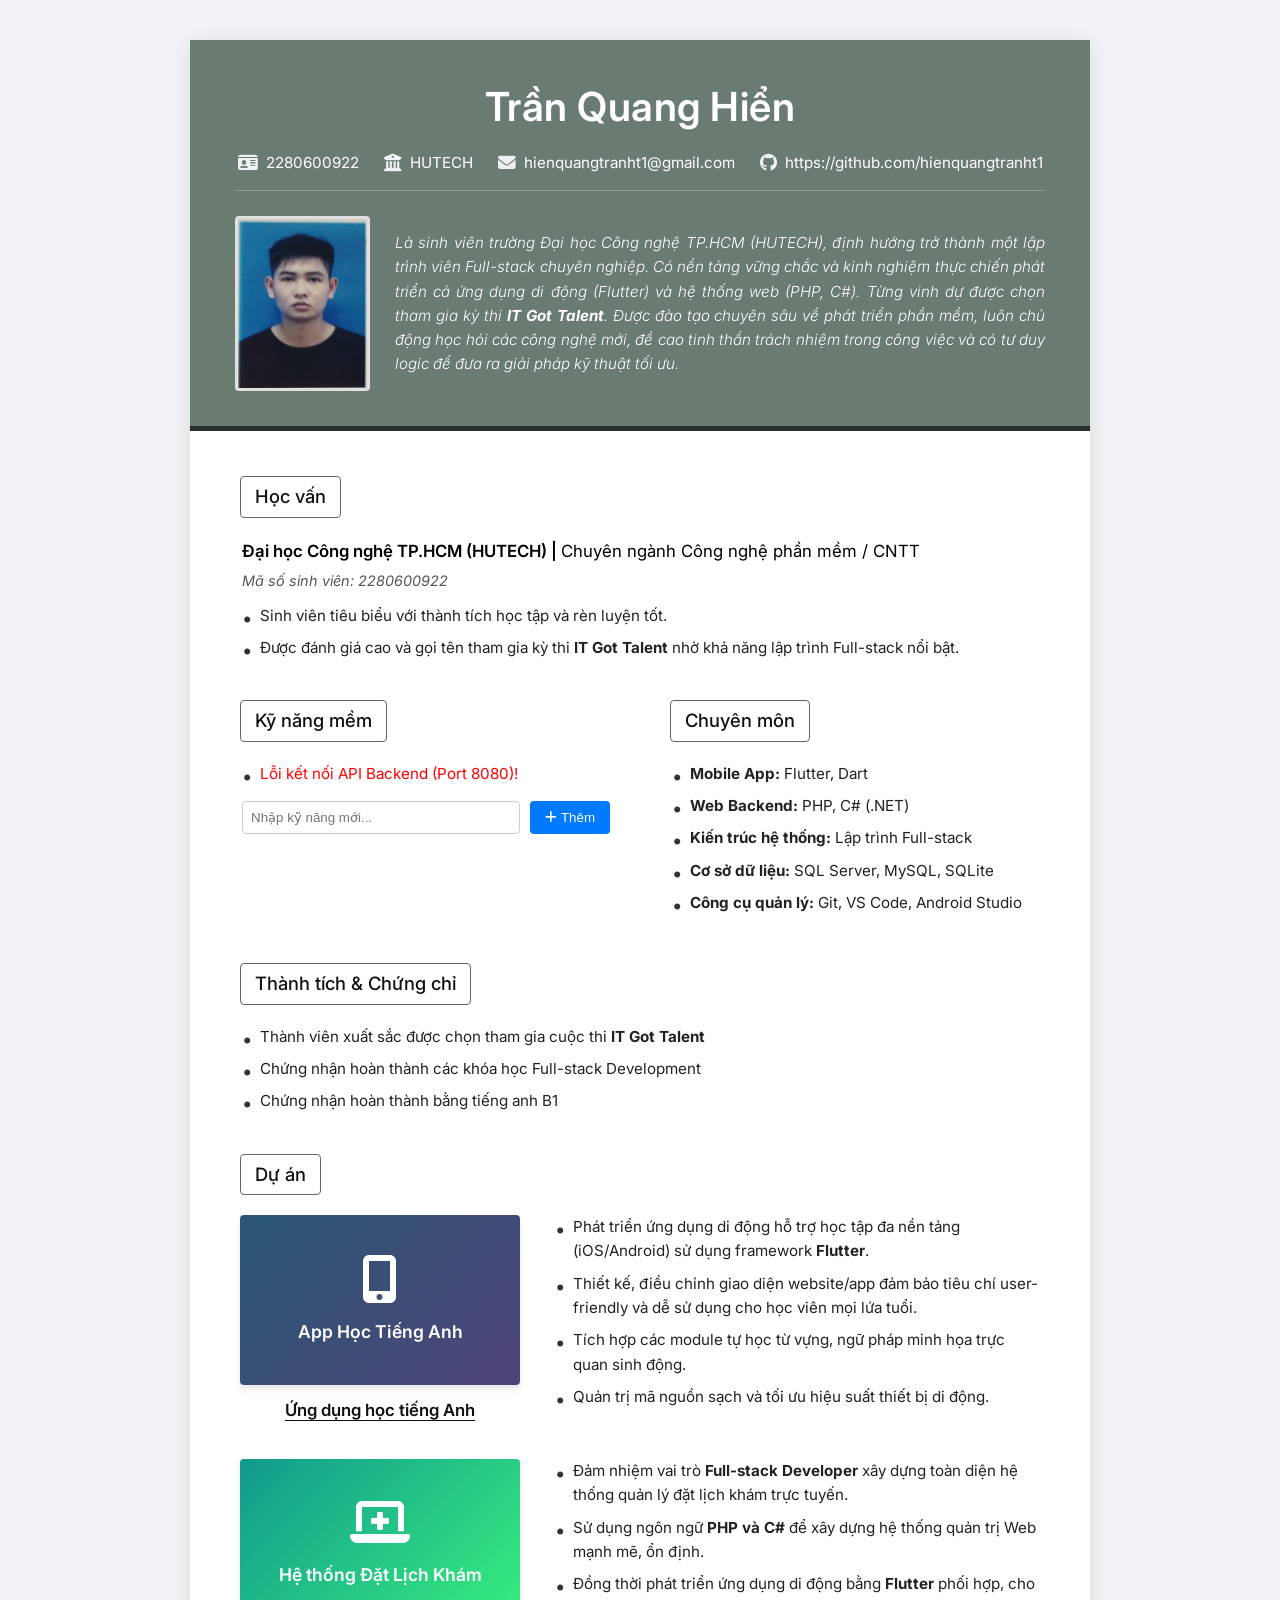
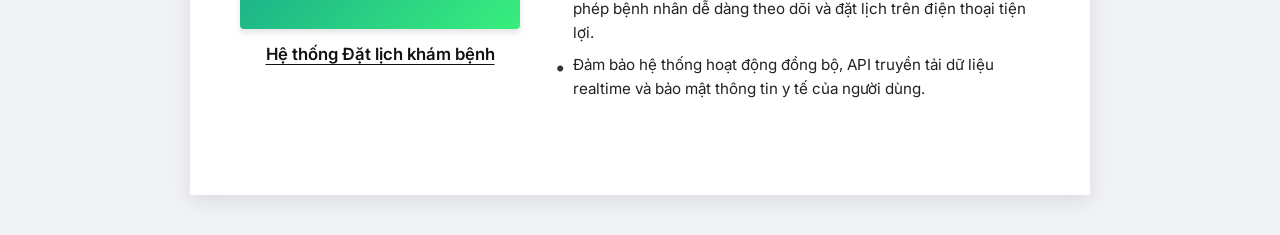
<file: cv-profile/index.html>
<!DOCTYPE html>
<html lang="vi">

<head>
    <meta charset="UTF-8">
    <meta name="viewport" content="width=device-width, initial-scale=1.0">
    <title>Trần Quang Hiển - Lập trình viên Full Stack</title>
    <!-- CSS Variables and Layout -->
    <link rel="stylesheet" href="style.css">
    <!-- FontAwesome từ CDN cho các icon -->
    <link rel="stylesheet" href="https://cdnjs.cloudflare.com/ajax/libs/font-awesome/6.4.0/css/all.min.css">
</head>

<body>
    <div class="cv-wrapper">
        <!-- Header -->
        <header class="cv-header">
            <h1 class="cv-name">Trần Quang Hiển</h1>

            <div class="cv-contact">
                <div class="contact-item">
                    <i class="fas fa-id-card"></i>
                    <span>2280600922</span>
                </div>
                <div class="contact-item">
                    <i class="fas fa-university"></i>
                    <span>HUTECH</span>
                </div>
                <div class="contact-item">
                    <i class="fas fa-envelope"></i>
                    <span>hienquangtranht1@gmail.com</span>
                </div>
                <div class="contact-item">
                    <i class="fab fa-github"></i>
                    <span>https://github.com/hienquangtranht1</span>
                </div>
            </div>

            <div class="cv-summary-container">
                <!-- Avatar image, fallback to placeholder if not found -->
                <img src="profile.jpg" alt="Trần Quang Hiển Avatar" class="cv-avatar"
                    onerror="this.src='https://via.placeholder.com/140x180.png?text=Avatar'">
                <div class="cv-summary-text">
                    <i>Là sinh viên trường Đại học Công nghệ TP.HCM (HUTECH), định hướng trở thành một lập trình viên
                        Full-stack chuyên nghiệp. Có nền tảng vững chắc và kinh nghiệm thực chiến phát triển cả ứng dụng
                        di động (Flutter) và hệ thống web (PHP, C#). Từng vinh dự được chọn tham gia kỳ thi <b>IT Got
                            Talent</b>. Được đào tạo chuyên sâu về phát triển phần mềm, luôn chủ động học hỏi các công
                        nghệ mới, đề cao tinh thần trách nhiệm trong công việc và có tư duy logic để đưa ra giải pháp kỹ
                        thuật tối ưu.</i>
                </div>
            </div>
        </header>

        <!-- Main Content -->
        <main class="cv-body">
            <!-- Education -->
            <section class="cv-section">
                <div class="section-title">
                    <h2>Học vấn</h2>
                </div>
                <div class="section-content">
                    <h3 class="item-title">Đại học Công nghệ TP.HCM (HUTECH) | <span class="fw-normal">Chuyên ngành Công
                            nghệ phần mềm / CNTT</span></h3>
                    <div class="item-meta">Mã số sinh viên: 2280600922</div>
                    <ul class="item-list">
                        <li>Sinh viên tiêu biểu với thành tích học tập và rèn luyện tốt.</li>
                        <li>Được đánh giá cao và gọi tên tham gia kỳ thi <strong>IT Got Talent</strong> nhờ khả năng lập
                            trình Full-stack nổi bật.</li>
                    </ul>
                </div>
            </section>

            <!-- Skills Row -->
            <div class="skills-row">
                <!-- Soft Skills -->
                <section class="cv-section half-width">
                    <div class="section-title">
                        <h2>Kỹ năng mềm</h2>
                    </div>
                    <div class="section-content">
                        <ul class="item-list" id="soft-skills-list">
                            <li><i>Đang tải kỹ năng từ Backend...</i></li>
                        </ul>
                        <div style="margin-top: 15px; display: flex; gap: 10px;">
                            <input type="text" id="new-skill-input" placeholder="Nhập kỹ năng mới..." style="flex: 1; padding: 8px; border: 1px solid #ccc; border-radius: 4px;">
                            <button onclick="addSkill()" style="padding: 8px 15px; background: #007bff; color: white; border: none; border-radius: 4px; cursor: pointer;"><i class="fas fa-plus"></i> Thêm</button>
                        </div>
                    </div>
                    
                    <script>
                        const API_URL = 'http://localhost:8080/api/skills';
                        
                        async function loadSkills() {
                            try {
                                const response = await fetch(API_URL);
                                const skills = await response.json();
                                const list = document.getElementById('soft-skills-list');
                                list.innerHTML = '';
                                if (skills.length === 0) {
                                    list.innerHTML = '<li><i>Chưa có dữ liệu từ Database.</i></li>';
                                } else {
                                    skills.forEach(skill => {
                                        const li = document.createElement('li');
                                        li.innerHTML = `${skill.name} 
                                            <button onclick="deleteSkill(${skill.id})" style="margin-left: 10px; color: #dc3545; border: none; background: none; cursor: pointer;" title="Xóa">
                                                <i class="fas fa-trash"></i>
                                            </button>`;
                                        list.appendChild(li);
                                    });
                                }
                            } catch (error) {
                                console.error('Lỗi khi tải kỹ năng:', error);
                                document.getElementById('soft-skills-list').innerHTML = '<li style="color:red;">Lỗi kết nối API Backend (Port 8080)!</li>';
                            }
                        }

                        async function addSkill() {
                            const input = document.getElementById('new-skill-input');
                            const name = input.value.trim();
                            if (!name) return;
                            
                            try {
                                await fetch(API_URL, {
                                    method: 'POST',
                                    headers: { 'Content-Type': 'application/json' },
                                    body: JSON.stringify({ name: name })
                                });
                                input.value = '';
                                loadSkills();
                            } catch (error) {
                                console.error('Lỗi thêm:', error);
                                alert('Không thể thêm vào Backend!');
                            }
                        }

                        async function deleteSkill(id) {
                            if (!confirm('Bạn có chắc muốn xóa kỹ năng này?')) return;
                            try {
                                await fetch(`${API_URL}/${id}`, { method: 'DELETE' });
                                loadSkills();
                            } catch (error) {
                                console.error('Lỗi xóa:', error);
                            }
                        }

                        // Load data khi trang sẵn sàng
                        document.addEventListener('DOMContentLoaded', loadSkills);
                    </script>
                </section>

                <!-- Hard Skills -->
                <section class="cv-section half-width">
                    <div class="section-title">
                        <h2>Chuyên môn</h2>
                    </div>
                    <div class="section-content">
                        <ul class="item-list">
                            <li><strong>Mobile App:</strong> Flutter, Dart</li>
                            <li><strong>Web Backend:</strong> PHP, C# (.NET)</li>
                            <li><strong>Kiến trúc hệ thống:</strong> Lập trình Full-stack</li>
                            <li><strong>Cơ sở dữ liệu:</strong> SQL Server, MySQL, SQLite</li>
                            <li><strong>Công cụ quản lý:</strong> Git, VS Code, Android Studio</li>
                        </ul>
                    </div>
                </section>
            </div>

            <!-- Certificates -->
            <section class="cv-section">
                <div class="section-title">
                    <h2>Thành tích & Chứng chỉ</h2>
                </div>
                <div class="section-content">
                    <ul class="item-list">
                        <li>Thành viên xuất sắc được chọn tham gia cuộc thi <strong>IT Got Talent</strong></li>
                        <li>Chứng nhận hoàn thành các khóa học Full-stack Development</li>
                        <li>Chứng nhận hoàn thành bằng tiếng anh B1</li>

                    </ul>
                </div>
            </section>

            <!-- Projects -->
            <section class="cv-section">
                <div class="section-title">
                    <h2>Dự án</h2>
                </div>

                <div class="project-list">
                    <!-- Project 1 -->
                    <div class="project-item">
                        <div class="project-image">
                            <!-- Placeholder mockup -->
                            <div class="image-placeholder blue-gradient">
                                <i class="fas fa-mobile-alt fa-3x mb-2"></i>
                                <span>App Học Tiếng Anh</span>
                            </div>
                            <div class="project-name-caption">Ứng dụng học tiếng Anh</div>
                        </div>
                        <div class="project-desc">
                            <ul class="item-list">
                                <li>Phát triển ứng dụng di động hỗ trợ học tập đa nền tảng (iOS/Android) sử dụng
                                    framework <strong>Flutter</strong>.</li>
                                <li>Thiết kế, điều chỉnh giao diện website/app đảm bảo tiêu chí user-friendly và dễ sử
                                    dụng cho học viên mọi lứa tuổi.</li>
                                <li>Tích hợp các module tự học từ vựng, ngữ pháp minh họa trực quan sinh động.</li>
                                <li>Quản trị mã nguồn sạch và tối ưu hiệu suất thiết bị di động.</li>
                            </ul>
                        </div>
                    </div>

                    <!-- Project 2 -->
                    <div class="project-item">
                        <div class="project-image">
                            <!-- Placeholder mockup -->
                            <div class="image-placeholder green-gradient">
                                <i class="fas fa-laptop-medical fa-3x mb-2"></i>
                                <span>Hệ thống Đặt Lịch Khám</span>
                            </div>
                            <div class="project-name-caption">Hệ thống Đặt lịch khám bệnh</div>
                        </div>
                        <div class="project-desc">
                            <ul class="item-list">
                                <li>Đảm nhiệm vai trò <strong>Full-stack Developer</strong> xây dựng toàn diện hệ thống
                                    quản lý đặt lịch khám trực tuyến.</li>
                                <li>Sử dụng ngôn ngữ <strong>PHP và C#</strong> để xây dựng hệ thống quản trị Web mạnh
                                    mẽ, ổn định.</li>
                                <li>Đồng thời phát triển ứng dụng di động bằng <strong>Flutter</strong> phối hợp, cho
                                    phép bệnh nhân dễ dàng theo dõi và đặt lịch trên điện thoại tiện lợi.</li>
                                <li>Đảm bảo hệ thống hoạt động đồng bộ, API truyền tải dữ liệu realtime và bảo mật thông
                                    tin y tế của người dùng.</li>
                            </ul>
                        </div>
                    </div>
                </div>
            </section>

        </main>
    </div>
</body>

</html>
</file>
<file: cv-profile/style.css>
/* Google Fonts */
@import url('https://fonts.googleapis.com/css2?family=Inter:ital,wght@0,300;0,400;0,500;0,600;0,700;1,300;1,400&display=swap');

:root {
    --bg-outside: #f0f2f5;
    --cv-bg: #ffffff;
    --header-bg: #6a7b72; /* Dark Sage Green for realism like original */
    --text-main: #222222;
    --text-light: #ffffff;
    --text-muted: #555555;
    --font-family: 'Inter', sans-serif;
}

* {
    box-sizing: border-box;
    margin: 0;
    padding: 0;
}

body {
    background-color: var(--bg-outside);
    color: var(--text-main);
    font-family: var(--font-family);
    line-height: 1.6;
    padding: 40px 20px;
    display: flex;
    justify-content: center;
}

.cv-wrapper {
    background-color: var(--cv-bg);
    max-width: 900px;
    width: 100%;
    box-shadow: 0 5px 20px rgba(0,0,0,0.1);
}

/* ------------------- HEADER ------------------- */
.cv-header {
    background-color: var(--header-bg);
    color: var(--text-light);
    padding: 35px 45px;
    border-bottom: 5px solid #28302c; /* Bottom accent border */
}

.cv-name {
    text-align: center;
    font-size: 2.5rem;
    font-weight: 600;
    margin-bottom: 12px;
    letter-spacing: 0.5px;
}

.cv-contact {
    display: flex;
    justify-content: center;
    flex-wrap: wrap;
    gap: 25px;
    font-size: 0.95rem;
    margin-bottom: 25px;
    padding-bottom: 15px;
    border-bottom: 1px solid rgba(255,255,255,0.25);
}

.contact-item {
    display: flex;
    align-items: center;
    gap: 8px;
}

.contact-item i {
    font-size: 1.1rem;
    opacity: 0.9;
}

.cv-summary-container {
    display: flex;
    align-items: center;
    gap: 25px;
}

.cv-avatar {
    width: 135px;
    height: 175px;
    object-fit: cover;
    border: 3px solid #e0e0e0;
    border-radius: 4px; /* Slightly rounded per template */
}

.cv-summary-text {
    flex: 1;
    font-size: 0.95rem;
    line-height: 1.6;
    text-align: justify;
    font-weight: 300;
}

/* ------------------- MAIN BODY ------------------- */
.cv-body {
    padding: 45px 50px;
}

.cv-section {
    margin-bottom: 40px;
}

.section-title {
    margin-bottom: 20px;
}

.section-title h2 {
    display: inline-block;
    border: 1px solid #666;
    padding: 5px 14px;
    border-radius: 4px;
    font-size: 1.15rem;
    font-weight: 500;
    color: #111;
}

.section-content {
    padding-left: 2px;
}

.item-title {
    font-size: 1.05rem;
    font-weight: 600;
    color: #000;
    margin-bottom: 4px;
}

.fw-normal {
    font-weight: 400;
}

.item-meta {
    font-size: 0.9rem;
    color: var(--text-muted);
    font-style: italic;
    margin-bottom: 12px;
}

.item-list {
    list-style-type: none;
}

.item-list li {
    position: relative;
    padding-left: 18px;
    margin-bottom: 8px;
    font-size: 0.95rem;
}

.item-list li::before {
    content: "•";
    position: absolute;
    left: 0;
    top: 0;
    color: #333;
    font-size: 1.2rem;
    line-height: 1.5;
}

/* Skills Row */
.skills-row {
    display: flex;
    gap: 60px;
}

.half-width {
    flex: 1;
}

/* Projects */
.project-list {
    margin-top: 15px;
}

.project-item {
    display: flex;
    gap: 35px;
    margin-bottom: 35px;
    align-items: flex-start;
}

.project-image {
    width: 280px;
    display: flex;
    flex-direction: column;
    align-items: center;
}

.image-placeholder {
    width: 100%;
    height: 170px;
    display: flex;
    flex-direction: column;
    justify-content: center;
    align-items: center;
    color: white;
    border-radius: 4px;
    font-family: inherit;
    font-weight: 500;
    margin-bottom: 12px;
    text-align: center;
    padding: 0 20px;
    box-shadow: 0 4px 6px rgba(0,0,0,0.1);
}

.image-placeholder span {
    font-size: 1.1rem;
    font-weight: 600;
}

.blue-gradient {
    background: linear-gradient(135deg, #2b5876 0%, #4e4376 100%);
}

.green-gradient {
    background: linear-gradient(135deg, #11998e 0%, #38ef7d 100%);
}

.project-name-caption {
    font-weight: 600;
    font-size: 1.05rem;
    text-decoration: underline;
    text-underline-offset: 4px;
    color: #111;
}

.project-desc {
    flex: 1;
}

/* Utilities */
.mb-2 {
    margin-bottom: 15px;
}

/* Responsive */
@media screen and (max-width: 768px) {
    .cv-header {
        padding: 30px 20px;
    }
    
    .cv-summary-container {
        flex-direction: column;
        text-align: center;
    }
    
    .cv-avatar {
        margin-bottom: 10px;
    }
    
    .cv-body {
        padding: 30px 20px;
    }

    .skills-row {
        flex-direction: column;
        gap: 0;
    }
    
    .project-item {
        flex-direction: column;
        gap: 20px;
    }
    
    .project-image {
        width: 100%;
    }
}
</file>
